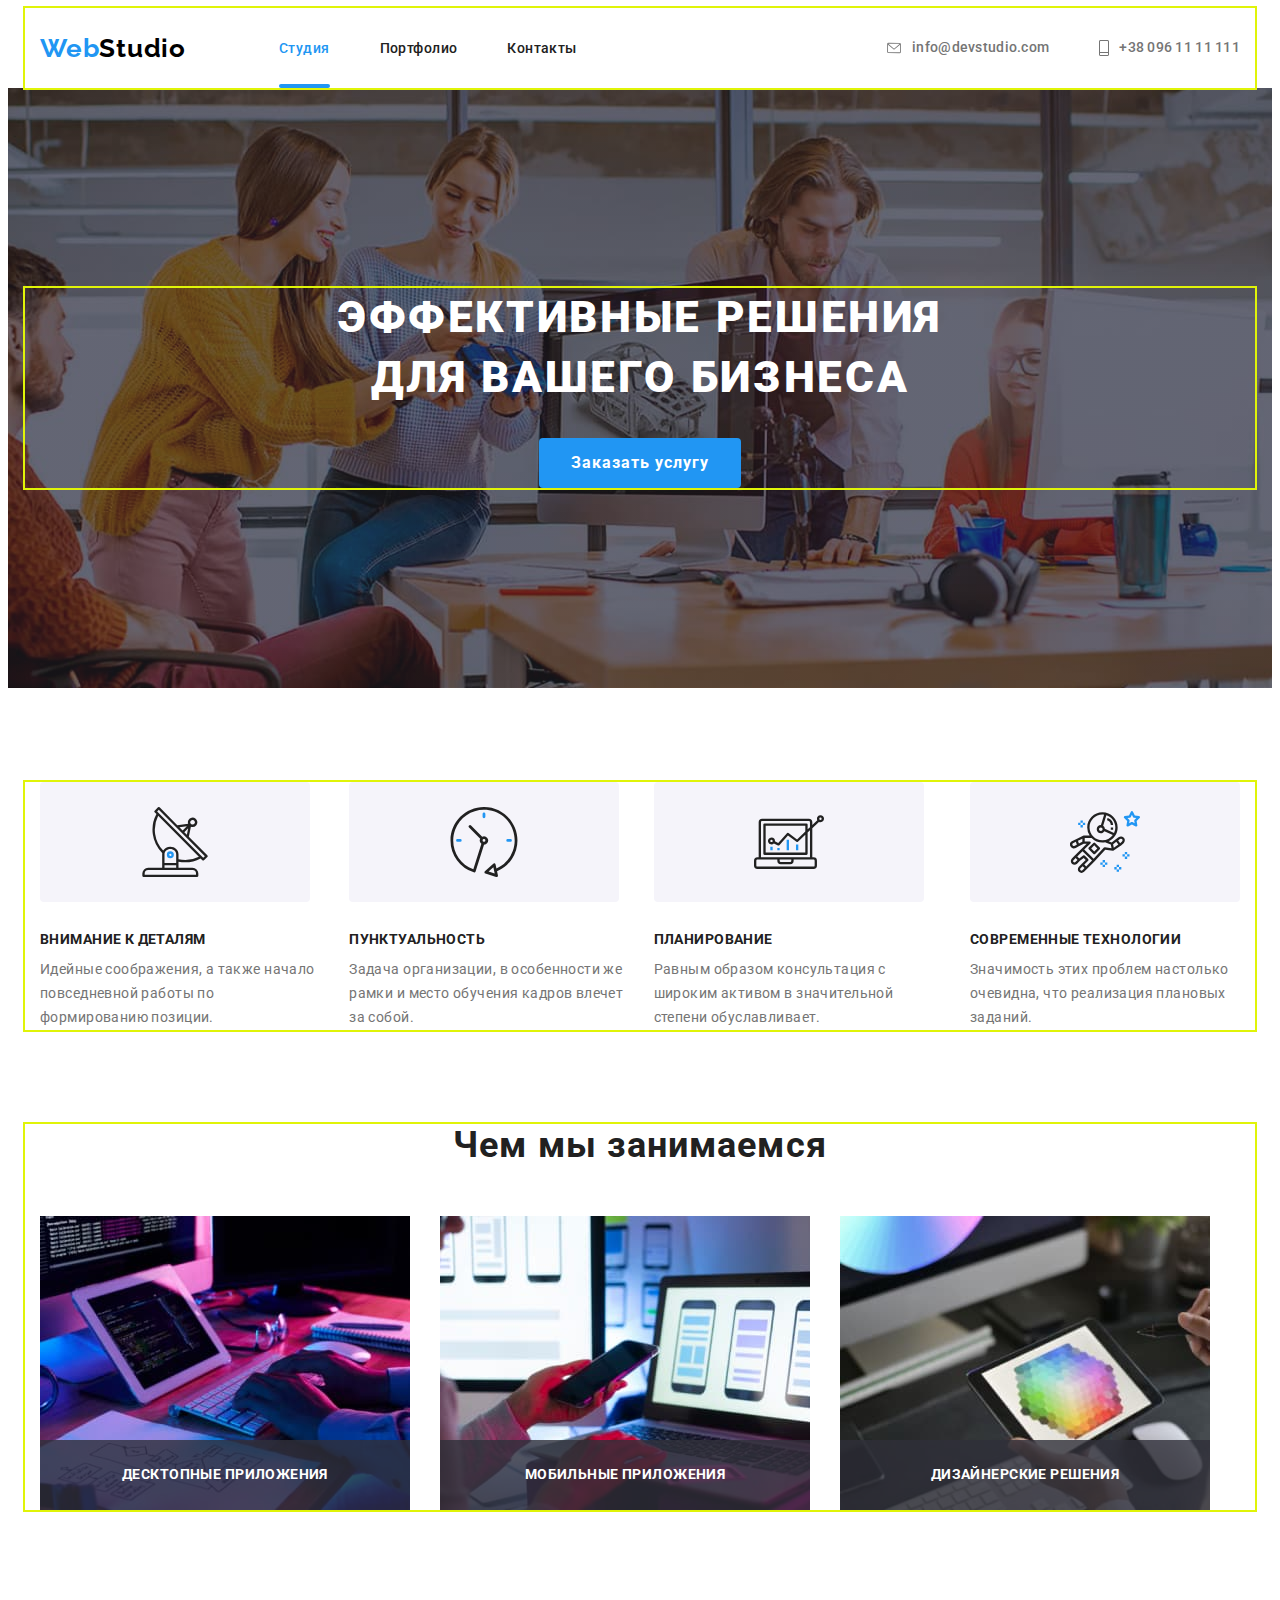
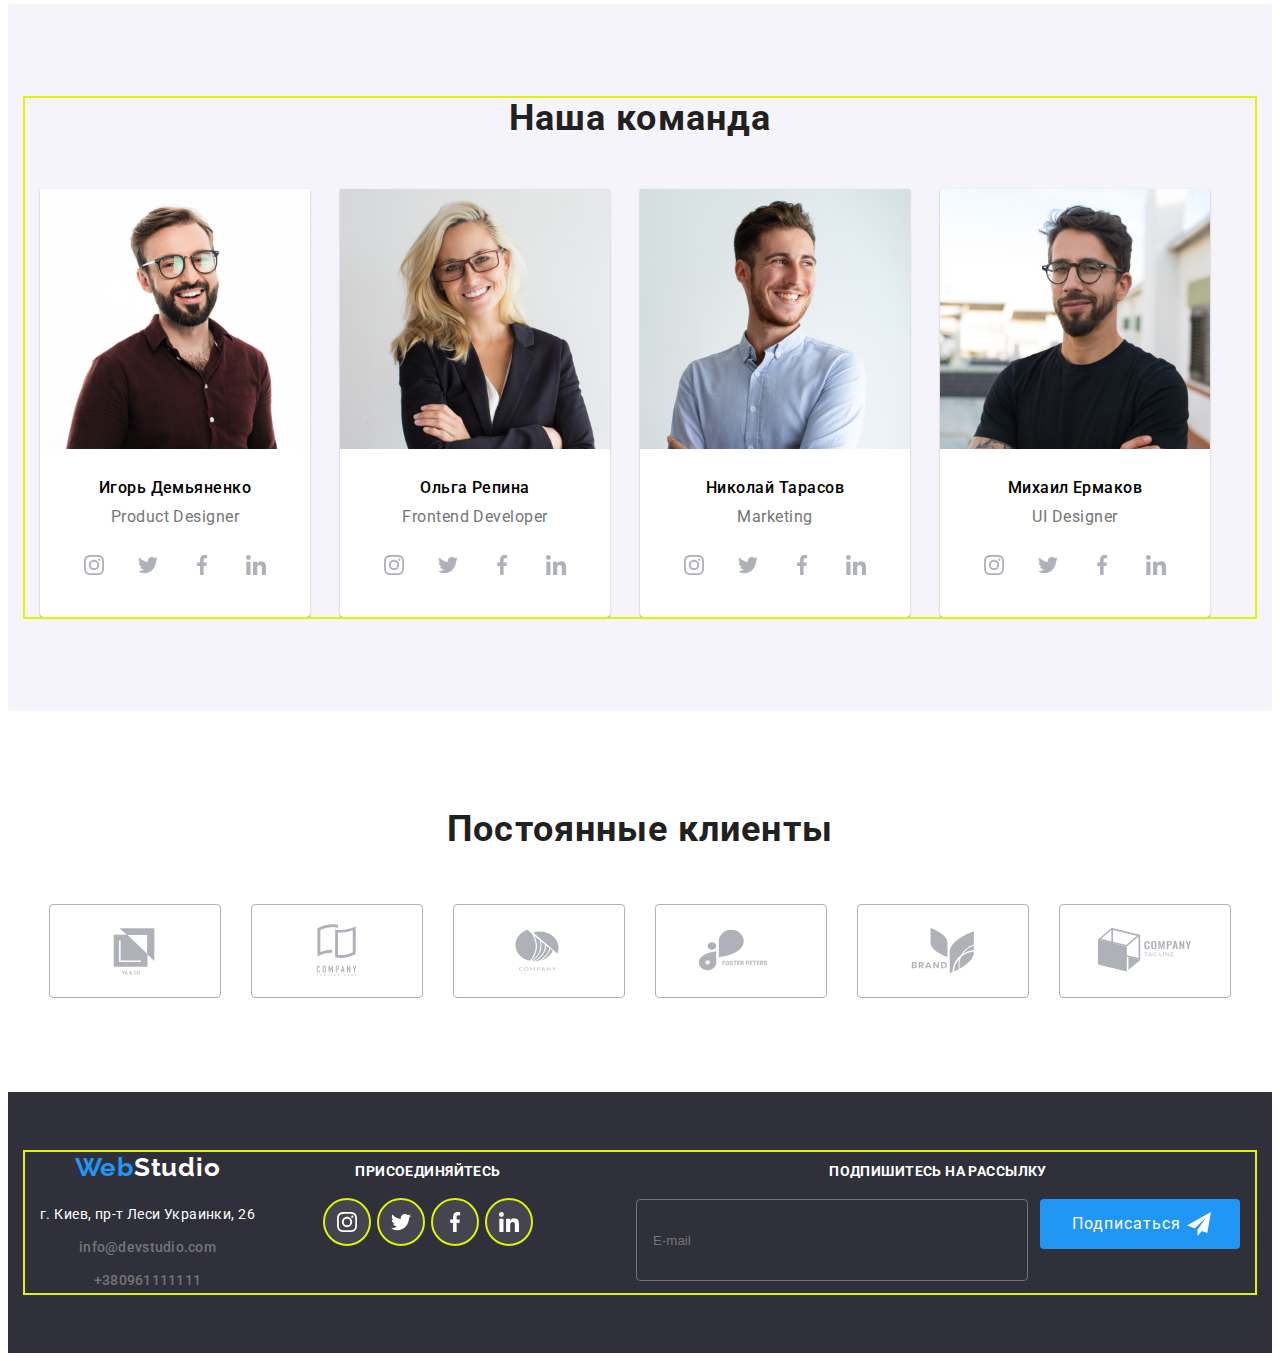
<file: index.html>
<!DOCTYPE html>
<html lang="ru">

<head>
  <link href="https://fonts.googleapis.com/css2?family=Raleway:wght@700&family=Roboto:wght@400;500;700;900&display=swap"
    rel="stylesheet" />
  <style>
    @import url('https://fonts.googleapis.com/css2?family=Raleway:wght@700&family=Roboto:wght@400;500;700;900&display=swap');
  </style>
  <meta charset="UTF-8" />
  <meta http-equiv="X-UA-Compatible" content="IE=edge" />
  <meta name="viewport" content="width=device-width, initial-scale=1.0" />
  <title>Document</title>
  <!--Normalize start-->
  <link rel="stylesheet" href="https://cdnjs.cloudflare.com/ajax/libs/modern-normalize/1.1.0/modern-normalize.min.css"
    integrity="sha512-wpPYUAdjBVSE4KJnH1VR1HeZfpl1ub8YT/NKx4PuQ5NmX2tKuGu6U/JRp5y+Y8XG2tV+wKQpNHVUX03MfMFn9Q=="
    crossorigin="anonymous" referrerpolicy="no-referrer" />
  <!--Normalize end-->
  <!--Custom stiles start-->
  <link rel="stylesheet" href="./css/main.min.css">
  <!--  <link rel="stylesheet" href="./css/styles.css" />-->
  <!--Custon stiles end-->

</head>

<body data-page no-scroll>

  <!--site header-->
  <header class="header">
    <div class="header__ctr container">
      <nav class="nav">
        <a href="./index.html" class="nav__logo link"><span class="logo">Web</span>Studio </a>
        <ul class="nav__list list">
          <li class="nav__item">
            <a href="./index.html" class="nav__link current link">Студия</a>
          </li>
          <li class="nav__item">
            <a href="./portfolio.html" class="nav__link link">Портфолио</a>
          </li>
          <li class="nav__item"><a href="#" class="nav__link link">Контакты</a></li>
        </ul>
      </nav>
      <ul class="header__list list">
        <li class="header__item">
          <a class="header__adress link" href="mailto:info@devstudio.com">
            <svg class="header__icon" width="16" height="12">
              <use href="./images/icon-stile.svg#mail"></use>
            </svg>
            info@devstudio.com</a>
        </li>
        <li class="header__item">
          <a class="header__adress link" href="tel:+380961111111">
            <svg class="header__icon" width="10" height="16">
              <use href="./images/icon-stile.svg#tel"></use>
            </svg>
            +38 096 11 11 111</a>
        </li>
      </ul>
    </div>
  </header>
  <!--menu-->
  <main>
    <section class="business">
      <div class="business-ctr container">
        <h1 class="business__title">Эффективные решения для вашего бизнеса</h1>
        <button type="button" class="business__btn" data-modal-open>Заказать услугу</button>
      </div>
    </section>
    <!--our features-->
    <section class="features section">
      <div class="ftr-container container">
        <h2 class="visually-hidden">Наши особенности</h2>
        <ul class="features__list list">
          <li>
            <div class="features-block">
              <a class="features__link link" href="" target="_blank" rel="noopener noreferrer" aria-label="">
                <svg class="features-icon" width="70" height="70">
                  <use href="./images/icon-stile.svg#antenna"></use>
                </svg>
              </a>
              <h3 class="features__title">Внимание к деталям</h3>
              <p class="features__text">
                Идейные соображения, а также начало повседневной работы по формированию позиции.
              </p>
            </div>

          </li>
          <li>
            <div class="features-block">
              <a class="features__link link" href="" target="_blank" rel="noopener noreferrer" aria-label="">
                <svg class="features-icon" width="70" height="70">
                  <use href="./images/icon-stile.svg#clock"></use>
                </svg>
              </a>
              <h3 class="features__title">Пунктуальность</h3>
              <p class="features__text">
                Задача организации, в особенности же рамки и место обучения кадров влечет за собой.
              </p>
            </div>

          </li>
          <li>
            <div class="features-block">
              <a class="features__link link" href="" target="_blank" rel="noopener noreferrer" aria-label="">
                <svg class="features-icon" width="70px" height="70px">
                  <use href="./images/icon-stile.svg#diagram"></use>
                </svg>
              </a>
              <h3 class="features__title">Планирование</h3>
              <p class="features__text">
                Равным образом консультация с широким активом в значительной степени обуславливает.
              </p>
            </div>

          </li>
          <div class="features-block">
            <a class="features__link link" href="" target="_blank" rel="noopener noreferrer" aria-label="">
              <svg class="features-icon" width="70px" height="70px">
                <use href="./images/icon-stile.svg#astronaut"></use>
              </svg>
            </a>
            <h3 class="features__title">Современные технологии</h3>
            <p class="features__text">
              Значимость этих проблем настолько очевидна, что реализация плановых заданий.
            </p>
          </div>
        </ul>
      </div>
    </section>
    <section class="work section">
      <div class="work__container container">
        <h2 class="work__title">Чем мы занимаемся</h2>
        <ul class="work__list list">
          <li class="work__item">
            <img src="./images/box1.jpg" class="work-photo" alt="work examples" width="370" />
            <p class="work__text">Десктопные приложения</p>
          </li>
          <li class="work__item">
            <img src="./images/box2.jpg" class="work-photo" alt="work examples" width="370" />
            <p class="work__text">Мобильные приложения</p>
          </li>
          <li class="work__item">
            <img src="./images/box3.jpg" class="work-photo" alt="work examples" width="370" />
            <p class="work__text">Дизайнерские решения</p>
          </li>
        </ul>
      </div>
    </section>
    <!--command-->
    <section class="command section">
      <div class="command__container container">
        <h2 class="command__title">Наша команда</h2>
        <ul class="command__list list">
          <li class="command__link">
            <img class="command__photo" src="./images/img.jpg" alt="photo" width="270" />
            <div class="command__cmd">
              <h3 class="command__name">Игорь Демьяненко</h3>
              <p class="command__text">Product Designer</p>
              <ul class="command__socials list">
                <li>
                  <a class="command__socials-link link" href="" target="_blank" rel="noopener noreferrer"
                    aria-label="instagram">
                    <svg class="command__icon" width="20" height="20">
                      <use href="./images/icon-stile.svg#instagram"></use>
                    </svg>
                  </a>
                </li>
                <li>
                  <a class="command__socials-link link" href="" target="_blank" rel="noopener noreferrer"
                    aria-label="twitter">
                    <svg class="command__icon" width="20" height="20">
                      <use href="./images/icon-stile.svg#twitter"></use>
                    </svg>
                  </a>
                </li>
                <li>
                  <a class="command__socials-link link" href="" target="_blank" rel="noopener noreferrer"
                    aria-label="facebook">
                    <svg class="command__icon" width="20" height="20">
                      <use href="./images/icon-stile.svg#facebook"></use>
                    </svg>
                  </a>
                </li>
                <li>
                  <a class="command__socials-link link" href="" target="_blank" rel="noopener noreferrer"
                    aria-label="linkedin">
                    <svg class="command__icon" width="20" height="20">
                      <use href="./images/icon-stile.svg#linkedin"></use>
                    </svg>
                  </a>
                </li>
              </ul>
            </div>
          </li>
          <li class="command__link">
            <img class="command__photo" src="./images/img(1).jpg" alt="photo" width="270" />
            <div class="command__cmd">
              <h3 class="command__name">Ольга Репина</h3>
              <p class="command__text">Frontend Developer</p>
              <ul class="command__socials list">
                <li>
                  <a class="command__socials-link link" href="" target="_blank" rel="noopener noreferrer"
                    aria-label="instagram">
                    <svg class="command__icon" width="20" height="20">
                      <use href="./images/icon-stile.svg#instagram"></use>
                    </svg>
                  </a>
                </li>
                <li>
                  <a class="command__socials-link link" href="" target="_blank" rel="noopener noreferrer"
                    aria-label="twitter">
                    <svg class="command__icon" width="20" height="20">
                      <use href="./images/icon-stile.svg#twitter"></use>
                    </svg>
                  </a>
                </li>
                <li>
                  <a class="command__socials-link link" href="" target="_blank" rel="noopener noreferrer"
                    aria-label="facebook">
                    <svg class="command__icon" width="20" height="20">
                      <use href="./images/icon-stile.svg#facebook"></use>
                    </svg>
                  </a>
                </li>
                <li>
                  <a class="command__socials-link link" href="" target="_blank" rel="noopener noreferrer"
                    aria-label="linkedin">
                    <svg class="command__icon" width="20" height="20">
                      <use href="./images/icon-stile.svg#linkedin"></use>
                    </svg>
                  </a>
                </li>
              </ul>
            </div>
          </li>
          <li class="command__link">
            <img class="command__photo" src="./images/img(2).jpg" alt="photo" width="270" />
            <div class="command__cmd">
              <h3 class="command__name">Николай Тарасов</h3>
              <p class="command__text">Marketing</p>
              <ul class="command__socials list">
                <li>
                  <a class="command__socials-link link" href="" target="_blank" rel="noopener noreferrer"
                    aria-label="instagram">
                    <svg class="command__icon" width="20" height="20">
                      <use href="./images/icon-stile.svg#instagram"></use>
                    </svg>
                  </a>
                </li>
                <li>
                  <a class="command__socials-link link" href="" target="_blank" rel="noopener noreferrer"
                    aria-label="twitter">
                    <svg class="command__icon" width="20" height="20">
                      <use href="./images/icon-stile.svg#twitter"></use>
                    </svg>
                  </a>
                </li>
                <li>
                  <a class="command__socials-link link" href="" target="_blank" rel="noopener noreferrer"
                    aria-label="facebook">
                    <svg class="command__icon" width="20" height="20">
                      <use href="./images/icon-stile.svg#facebook"></use>
                    </svg>
                  </a>
                </li>
                <li>
                  <a class="command__socials-link link" href="" target="_blank" rel="noopener noreferrer"
                    aria-label="linkedin">
                    <svg class="command__icon" width="20" height="20">
                      <use href="./images/icon-stile.svg#linkedin"></use>
                    </svg>
                  </a>
                </li>
              </ul>
            </div>
          </li>
          <li class="command__link">
            <img class="command__photo" src="./images/img(3).jpg" alt="photo" width="270" />
            <div class="command__cmd">
              <h3 class="command__name">Михаил Ермаков</h3>
              <p class="command__text">UI Designer</p>
              <ul class="command__socials list">
                <li>
                  <a class="command__socials-link link" href="" target="_blank" rel="noopener noreferrer"
                    aria-label="instagram">
                    <svg class="command__icon" width="20" height="20">
                      <use href="./images/icon-stile.svg#instagram"></use>
                    </svg>
                  </a>
                </li>
                <li>
                  <a class="command__socials-link link" href="" target="_blank" rel="noopener noreferrer"
                    aria-label="twitter">
                    <svg class="command__icon" width="20" height="20">
                      <use href="./images/icon-stile.svg#twitter"></use>
                    </svg>
                  </a>
                </li>
                <li>
                  <a class="command__socials-link link" href="" target="_blank" rel="noopener noreferrer"
                    aria-label="facebook">
                    <svg class="command__icon" width="20" height="20">
                      <use href="./images/icon-stile.svg#facebook"></use>
                    </svg>
                  </a>
                </li>
                <li>
                  <a class="command__socials-link link" href="" target="_blank" rel="noopener noreferrer"
                    aria-label="linkedin">
                    <svg class="command__icon" width="20" height="20">
                      <use href="./images/icon-stile.svg#linkedin"></use>
                    </svg>
                  </a>
                </li>
              </ul>
            </div>
          </li>
        </ul>
      </div>
    </section>
    <!--Klient section-->
    <section class="klient section">
      <div class="klient__container">
        <h2 class="klient__fix">Постоянные клиенты</h2>
        <ul class="klient__list list">
          <li>
            <a class="klient__link link" href="" target="_blank" rel="noopener noreferrer" aria-label="">
              <svg class="klient__icon" width="106" height="60">
                <use href="./images/icon-stile.svg#logo"></use>
              </svg>
            </a>
          </li>
          <li>
            <a class="klient__link link" href="" target="_blank" rel="noopener noreferrer" aria-label="">
              <svg class="klient__icon" width="106" height="60">
                <use href="./images/icon-stile.svg#logo-1"></use>
              </svg>
            </a>
          </li>
          <li>
            <a class="klient__link link" href="" target="_blank" rel="noopener noreferrer" aria-label="">
              <svg class="klient__icon" width="106" height="60">
                <use href="./images/icon-stile.svg#logo-2"></use>
              </svg>
            </a>
          </li>
          <li>
            <a class="klient__link link" href="" target="_blank" rel="noopener noreferrer" aria-label="">
              <svg class="klient__icon" width="106" height="60">
                <use href="./images/icon-stile.svg#logo-3"></use>
              </svg>
            </a>
          </li>
          <li>
            <a class="klient__link link" href="" target="_blank" rel="noopener noreferrer" aria-label="">
              <svg class="klient__icon" width="106" height="60">
                <use href="./images/icon-stile.svg#logo-4"></use>
              </svg>
            </a>
          </li>
          <li>
            <a class="klient__link link" href="" target="_blank" rel="noopener noreferrer" aria-label="">
              <svg class="klient__icon" width="106" height="60">
                <use href="./images/icon-stile.svg#logo-5"></use>
              </svg>
            </a>
          </li>
        </ul>
      </div>
    </section>
  </main>
  <!--site footer-->
  <footer>
    <div class="footer__container container">
      <div class="footer__address">
        <a href="./index.html" class="footer__logo link"><span class="logo">Web</span>Studio</a>
        <address>
          <ul class="footer-auth-nav list">
            <li class="footer__item">
              <a href="https://goo.gl/maps/1xEYQ6vVZ9jPNZn68" class="footer__maps link" target="_blank"
                rel="noopener noreferrer" title="Карты Google">г. Киев, пр-т Леси Украинки, 26</a>
            </li>
            <li class="footer__item">
              <a href="mailto:info@devstudio.com" class="footer__adress link">info@devstudio.com</a>
            </li>
            <li class="footer__item">
              <a href="tel:+380961111111" class="footer__adress link">+380961111111</a>
            </li>
          </ul>
        </address>
      </div>
      <div class="footer__icon-container">
        <p class="footer__text">присоединяйтесь</p>
        <ul class="footer__list list">
          <li class="footer-item">
            <a class="footer__link link" href="#" target="_blank" rel="noopener noreferrer" aria-label="">
              <svg class="footer__icon" width="20" height="20">
                <use href="./images/icon-stile.svg#instagram"></use>
              </svg>
            </a>
          </li>
          <li class="footer-item">
            <a class="footer__link link" href="#" target="_blank" rel="noopener noreferrer" aria-label="">
              <svg class="footer__icon" width="20" height="20">
                <use href="./images/icon-stile.svg#twitter"></use>
              </svg>
            </a>
          </li>
          <li class="footer-item">
            <a class="footer__link link" href="#" target="_blank" rel="noopener noreferrer" aria-label="">
              <svg class="footer__icon" width="20" height="20">
                <use href="./images/icon-stile.svg#facebook"></use>
              </svg>
            </a>
          </li>
          <li class="footer-item">
            <a class="footer__link link" href="#" target="_blank" rel="noopener noreferrer" aria-label="">
              <svg class="footer__icon" width="20" height="20">
                <use href="./images/icon-stile.svg#linkedin"></use>
              </svg>
            </a>
          </li>
        </ul>
      </div>
      <div class="footer__mailing">
        <p class="footer__mailing-header">Подпишитесь на рассылку</p>
        <form class="footer__form">
          <div class="footer__mailing-list">
            <label class="footer__label" for="mailing-list"></label>
            <input class="footer__input" type="text" id="mailing-list" placeholder="E-mail" required />
            <div>
              <button class="footer__submit">Подписаться<svg class="footer__mailing-icon" width="24" height="24">
                  <use href="./images/icon-stile.svg#icon-send"></use>
                </svg></button>

            </div>
          </div>
        </form>
      </div>
    </div>
  </footer>
  <!--Modal window-->
  <div class="backdrop  is-hidden" data-modal>
    <div class="backdrop__modal">
      <button class="backdrop__btn" data-modal-close>
        <svg class="backdrop__icon" width="20" height="20">
          <use href="./images/icon-stile.svg#exit"></use>
        </svg>
      </button>
      <form name="backdrop__form" autocomplete="on">
        <p class="backdrop__header">Оставьте свои данные, мы вам перезвоним</p>

        <label class="backdrop__label" for="name">Имя</label>
        <div class="backdrop__form">
          <input class="backdrop__input" type="text" id="name" name="user-name" required />
          <svg class="backdrop__name" width="20" height="20">
            <use href="./images/icon-stile.svg#person-modal"></use>
          </svg>
        </div>

        <label class="backdrop__label" for="phone">Телефон</label>
        <div class="backdrop__form">
          <input class="backdrop__input" type="tel" id="phone" name="user-phone" required />
          <svg class="backdrop__name" width="20" height="20">
            <use href="./images/icon-stile.svg#phone-modal"></use>
          </svg>
        </div>

        <label class="backdrop__label" for="mail">Почта</label>
        <div class="backdrop__form">
          <input class="backdrop__input" type="email" id="mail" name="user-mail" required />
          <svg class="backdrop__name" width="20" height="20">
            <use href="./images/icon-stile.svg#email-modal"></use>
          </svg>
        </div>

        <label class="backdrop__label-comment" for="comment">Коментарий</label>
        <div class="backdrop__form-comment">
          <textarea name="comment" id="comment" rows="10" placeholder="Введите текст"></textarea>
        </div>

        <label class="backdrop__check option">
          <input class="check__input" type="checkbox" required />
          <span class="check__box"></span>

        </label>
        <div class="backdrop__option">
          <p>Соглашаюсь с рассылкой и принимаю</p>
          <a class="backdrop__agreement" href="#"> Условия договора</a>
        </div>
        <button class="backdrop__submit">Отправить</button>
      </form>
    </div>
  </div>
  <script src="./js/header-scroll.js"></script>
  <script src="./js/modal.js"></script>
</body>

</html>
</file>
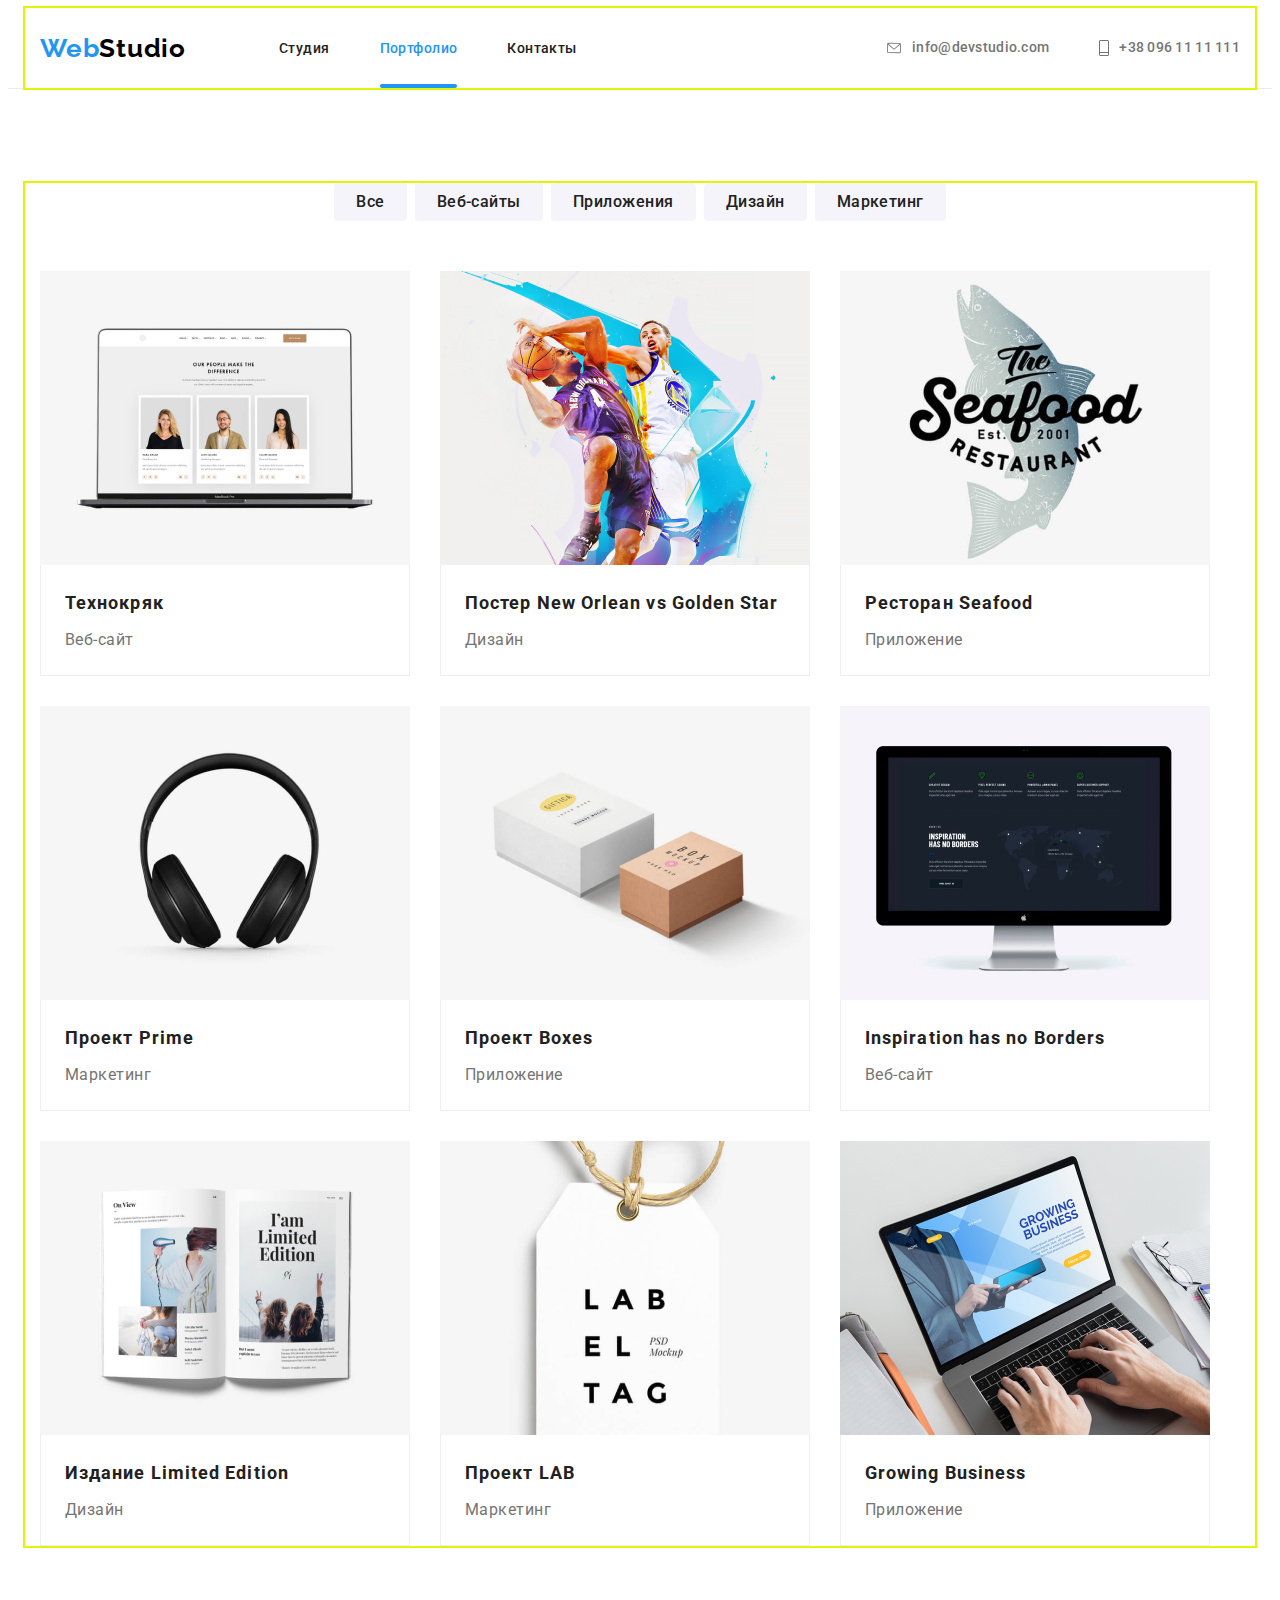
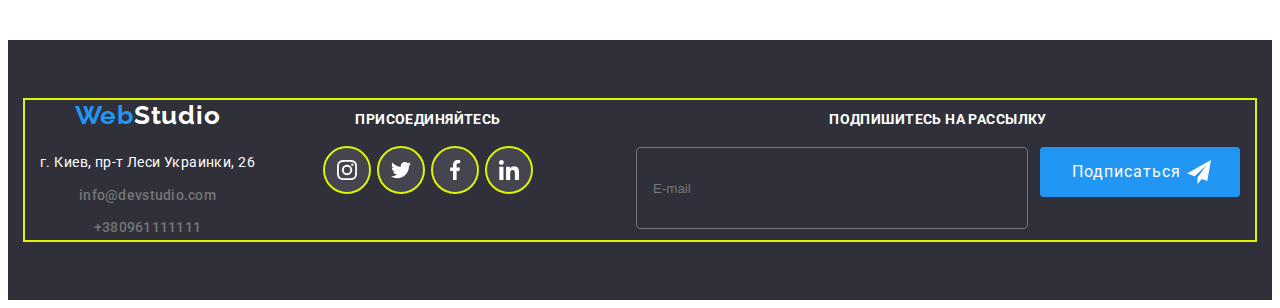
<file: portfolio.html>
<!DOCTYPE html>
<html lang="ru">

<head>
  <link href="https://fonts.googleapis.com/css2?family=Raleway:wght@700&family=Roboto:wght@400;500;700;900&display=swap"
    rel="stylesheet" />
  <style>
    @import url('https://fonts.googleapis.com/css2?family=Raleway:wght@700&family=Roboto:wght@400;500;700;900&display=swap');
  </style>
  <meta charset="UTF-8" />
  <meta http-equiv="X-UA-Compatible" content="IE=edge" />
  <meta name="viewport" content="width=device-width, initial-scale=1.0" />
  <title>Document</title>
  <!--Normalize start-->
  <link rel="stylesheet" href="https://cdnjs.cloudflare.com/ajax/libs/modern-normalize/1.1.0/modern-normalize.min.css"
    integrity="sha512-wpPYUAdjBVSE4KJnH1VR1HeZfpl1ub8YT/NKx4PuQ5NmX2tKuGu6U/JRp5y+Y8XG2tV+wKQpNHVUX03MfMFn9Q=="
    crossorigin="anonymous" referrerpolicy="no-referrer" />
  <!--Normalize end-->
  <!--Custom stiles start-->
  <link rel="stylesheet" href="./css/main.min.css">
  <!--<link rel="stylesheet" href="./css/styles.css" />-->
  <!--Custon stiles end-->

</head>

<body data-page no-scroll>

  <!--site header-->
  <header class="header-portfolio">
    <div class="header__ctr container">
      <nav class="nav">
        <a href="./index.html" class="nav__logo link"><span class="logo">Web</span>Studio </a>
        <ul class="nav__list list">
          <li class="nav__item">
            <a href="./index.html" class="nav__link link">Студия</a>
          </li>
          <li class="nav__item">
            <a href="./portfolio.html" class="nav__link current link">Портфолио</a>
          </li>
          <li class="nav__item"><a href="#" class="nav__link link">Контакты</a></li>
        </ul>
      </nav>
      <ul class="header__list list">
        <li class="header__item">
          <a class="header__adress link" href="mailto:info@devstudio.com">
            <svg class="header__icon" width="16" height="12">
              <use href="./images/icon-stile.svg#mail"></use>
            </svg>
            info@devstudio.com</a>
        </li>
        <li class="header__item">
          <a class="header__adress link" href="tel:+380961111111">
            <svg class="header__icon" width="10" height="16">
              <use href="./images/icon-stile.svg#tel"></use>
            </svg>
            +38 096 11 11 111</a>
        </li>
      </ul>
    </div>
  </header>
  <!--menu-->
  <main>
    <section class="working section">
      <div class="working__block container">
        <h1 class="visually-hidden">Навигация</h1>
        <ul class="working__list list">
          <li class="button-item">
            <button type="button" class="working__button-nav">Все</button>
          </li>
          <li class="button-item">
            <button type="button" class="working__button-nav">Веб-сайты</button>
          </li>
          <li class="button-item">
            <button type="button" class="working__button-nav">Приложения</button>
          </li>
          <li class="button-item">
            <button type="button" class="working__button-nav">Дизайн</button>
          </li>
          <li class="button-item">
            <button type="button" class="working__button-nav">Маркетинг</button>
          </li>
        </ul>
        <ul class="working__card list">
          <li>
            <a class="working__link link" href="#">
              <div class="working__overlay-box">
                <img src="./images/img1.jpg" alt="work examples" width="370" />
                <div class="working__overlay">
                  <p class="working__text">
                    Ресурс предлагает комплексные предложения с разным уровнем функционала и
                    сервисов. Все это позволит посетителю получить исчерпывающие сведения о
                    компании или частном лице.
                  </p>
                </div>
              </div>
              <div class="working__item">
                <h3 class="working__examples">Технокряк</h3>
                <p class="working__titles">Веб-сайт</p>
              </div>
            </a>
          </li>
          <li>
            <a href="#" class="working__link link">
              <div class="working__overlay-box">
                <img src="./images/img2.jpg" alt="work examples" width="370" />
                <div class="working__overlay">
                  <p class="working__text">
                    Ресурс предлагает комплексные предложения с разным уровнем функционала и
                    сервисов. Все это позволит посетителю получить исчерпывающие сведения о
                    компании или частном лице.
                  </p>
                </div>
              </div>
              <div class="working__item">
                <h3 class="working__examples">Постер New Orlean vs Golden Star</h3>
                <p class="working__titles">Дизайн</p>
              </div>
            </a>
          </li>
          <li>
            <a href="#" class="working__link link">
              <div class="working__overlay-box">
                <img src="./images/img3.jpg" alt="work examples" width="370" />
                <div class="working__overlay">
                  <p class="working__text">
                    Ресурс предлагает комплексные предложения с разным уровнем функционала и
                    сервисов. Все это позволит посетителю получить исчерпывающие сведения о
                    компании или частном лице.
                  </p>
                </div>
              </div>

              <div class="working__item">
                <h3 class="working__examples">Ресторан Seafood</h3>
                <p class="working__titles">Приложение</p>
              </div>
            </a>
          </li>
          <li>
            <a href="#" class="working__link link">
              <div class="working__overlay-box">
                <img src="./images/img4.jpg" alt="work examples" width="370" />
                <div class="working__overlay">
                  <p class="working__text">
                    Ресурс предлагает комплексные предложения с разным уровнем функционала и
                    сервисов. Все это позволит посетителю получить исчерпывающие сведения о
                    компании или частном лице.
                  </p>
                </div>
              </div>

              <div class="working__item">
                <h3 class="working__examples">Проект Prime</h3>
                <p class="working__titles">Маркетинг</p>
              </div>
            </a>
          </li>
          <li>
            <a href="#" class="working__link link">
              <div class="working__overlay-box">
                <img src="./images/img5.jpg" alt="work examples" width="370" />
                <div class="working__overlay">
                  <p class="working__text">
                    Ресурс предлагает комплексные предложения с разным уровнем функционала и
                    сервисов. Все это позволит посетителю получить исчерпывающие сведения о
                    компании или частном лице.
                  </p>
                </div>
              </div>

              <div class="working__item">
                <h3 class="working__examples">Проект Boxes</h3>
                <p class="working__titles">Приложение</p>
              </div>
            </a>
          </li>
          <li>
            <a href="#" class="working__link link">
              <div class="working__overlay-box">
                <img src="./images/img6.jpg" alt="work examples" width="370" />
                <div class="working__overlay">
                  <p class="working__text">
                    Ресурс предлагает комплексные предложения с разным уровнем функционала и
                    сервисов. Все это позволит посетителю получить исчерпывающие сведения о
                    компании или частном лице.
                  </p>
                </div>
              </div>

              <div class="working__item">
                <h3 class="working__examples">Inspiration has no Borders</h3>
                <p class="working__titles">Веб-сайт</p>
              </div>
            </a>
          </li>
          <li>
            <a href="#" class="working__link link">
              <div class="working__overlay-box">
                <img src="./images/img7.jpg" alt="work examples" width="370" />
                <div class="working__overlay">
                  <p class="working__text">
                    Ресурс предлагает комплексные предложения с разным уровнем функционала и
                    сервисов. Все это позволит посетителю получить исчерпывающие сведения о
                    компании или частном лице.
                  </p>
                </div>
              </div>

              <div class="working__item">
                <h3 class="working__examples">Издание Limited Edition</h3>
                <p class="working__titles">Дизайн</p>
              </div>
            </a>
          </li>
          <li>
            <a href="#" class="working__link link">
              <div class="working__overlay-box">
                <img src="./images/img8.jpg" alt="work examples" width="370" />
                <div class="working__overlay">
                  <p class="working__text">
                    Ресурс предлагает комплексные предложения с разным уровнем функционала и
                    сервисов. Все это позволит посетителю получить исчерпывающие сведения о
                    компании или частном лице.
                  </p>
                </div>
              </div>

              <div class="working__item">
                <h3 class="working__examples">Проект LAB</h3>
                <p class="working__titles">Маркетинг</p>
              </div>
            </a>
          </li>
          <li>
            <a href="#" class="working__link link">
              <div class="working__overlay-box">
                <img src="./images/img9.jpg" alt="work examples" width="370" />
                <div class="working__overlay">
                  <p class="working__text">
                    Ресурс предлагает комплексные предложения с разным уровнем функционала и
                    сервисов. Все это позволит посетителю получить исчерпывающие сведения о
                    компании или частном лице.
                  </p>
                </div>
              </div>

              <div class="working__item">
                <h3 class="working__examples">Growing Business</h3>
                <p class="working__titles">Приложение</p>
              </div>
            </a>
          </li>
        </ul>
      </div>
    </section>
  </main>
  <!--site footer-->
  <footer>
    <div class="footer__container container">
      <div class="footer__address">
        <a href="./index.html" class="footer__logo link"><span class="logo">Web</span>Studio</a>
        <address>
          <ul class="footer-auth-nav list">
            <li class="footer__item">
              <a href="https://goo.gl/maps/1xEYQ6vVZ9jPNZn68" class="footer__maps link" target="_blank"
                rel="noopener noreferrer" title="Карты Google">г. Киев, пр-т Леси Украинки, 26</a>
            </li>
            <li class="footer__item">
              <a href="mailto:info@devstudio.com" class="footer__adress link">info@devstudio.com</a>
            </li>
            <li class="footer__item">
              <a href="tel:+380961111111" class="footer__adress link">+380961111111</a>
            </li>
          </ul>
        </address>
      </div>
      <div class="footer__icon-container">
        <p class="footer__text">присоединяйтесь</p>
        <ul class="footer__list list">
          <li>
            <a class="footer__link link" href="#" target="_blank" rel="noopener noreferrer" aria-lbel="">
              <svg class="footer__icon" width="20" height="20">
                <use href="./images/icon-stile.svg#instagram"></use>
              </svg>
            </a>
          </li>
          <li>
            <a class="footer__link link" href="#" target="_blank" rel="noopener noreferrer" aria-lbel="">
              <svg class="footer__icon" width="20" height="20">
                <use href="./images/icon-stile.svg#twitter"></use>
              </svg>
            </a>
          </li>
          <li>
            <a class="footer__link link" href="#" target="_blank" rel="noopener noreferrer" aria-lbel="">
              <svg class="footer__icon" width="20" height="20">
                <use href="./images/icon-stile.svg#facebook"></use>
              </svg>
            </a>
          </li>
          <li>
            <a class="footer__link link" href="#" target="_blank" rel="noopener noreferrer" aria-lbel="">
              <svg class="footer__icon" width="20" height="20">
                <use href="./images/icon-stile.svg#linkedin"></use>
              </svg>
            </a>
          </li>
        </ul>
      </div>
      <div class="footer__mailing">
        <p class="footer__mailing-header">Подпишитесь на рассылку</p>
        <form class="footer__form">
          <div class="footer__mailing-list">
            <label class="footer__label" for="mailing-list"></label>
            <input class="footer__input" type="text" placeholder="E-mail" required />
            <div>
              <button class="footer__submit">Подписаться<svg class="footer__mailing-icon" width="24" height="24">
                  <use href="./images/icon-stile.svg#icon-send"></use>
                </svg></button>

            </div>
          </div>
        </form>
      </div>
    </div>
  </footer>
</body>

</html>
</file>
<file: css/styles.css>
/*:root {
  --color-text: #212121;
  --background-color: #2f303a;
  --color-accent: #757575;
  --color-blak: #000000;
  --color-title-second: #ffffff;
  --backround-title: #f5f4fa;
  --color-title: #ececec;
  --title-accent: #eeeeee;
  --color-logo: #2196f3;
  --background-color-btn: #118ce8;
  --transparency: #ffffff99;
  --color-icon-fix: #afb1b8;
}*/

/*body {
  font-family: roboto, sans-serif;
  background-color: var(--color-title-second);
  color: var(--color-text);
  font-size: 14px;
  letter-spacing: 0.03em;
}

.no-scroll {
  overflow: hidden;
}*/
/*
.container {
  outline: 2px solid rgb(224, 244, 8);
  width: 1200px;
  margin: 0 auto;
  padding: 0 15px;
}

/*.visually-hidden {
  position: absolute;
  white-space: nowrap;
  width: 1px;
  height: 1px;
  overflow: hidden;
  border: 0;
  padding: 0;
  clip: rect(0 0 0 0);
  clip-path: inset(50%);
  margin: -1px;
}
*/
/*******************Reset stile*******************/
/*,
h2,
h3,
h4,
h5,
h6,
p {
  margin: 0;
}

img {
  display: block;
  max-width: 100%;
  height: auto;
}

address {
  font-style: normal;
}*/

/*button {
  display: block;
  margin: 0 auto;
  font-family: roboto;
  cursor: pointer;
  border: none;
  border-radius: 4px;
}

/*section {
  padding-top: 94px;
  padding-bottom: 94px;
}*/

/*.link {
  text-decoration: none;
  color: inherits;
}

.list {
  list-style: none;
  padding-left: 0;
  margin: 0;
}*/

/*/////////навигация страницы//////////*/
/*---------------header----------------*/
/*.header__ctr.container {
  align-items: center;
  display: flex;
  padding-top: 32px;
  padding-bottom: 32px;
}

.nav {
  display: flex;
  align-items: center;
}

.nav__logo {
  margin-right: 93px;
  font-family: Raleway, sans-serif;
  font-weight: 700;
  font-size: 26px;
  line-height: 1.19;
  letter-spacing: 0.03em;
  color: var(--color-blak);
}

.logo {
  color: var(--color-logo);
}

/*****************site nav****************/
/*.nav__list {
  display: flex;
  gap: 50px;
  align-items: center;
}
.nav__list .link:hover,
.nav__list .link:focus {
  color: var(--color-logo);
}
.nav__list .current {
  color: var(--color-logo);
}

.nav__list .current::after {
  content: ' ';
  display: block;
  position: absolute;
  bottom: 0;
  left: 0;
  width: 100%;
  height: 4px;
  border-radius: 4px;
  background-color: var(--color-logo);
}

.nav__item {
  position: relative;
}
.nav__link {
  font-weight: 500;
  color: var(--color-text);
  transition: color 205ms cubic-bezier(0.4, 0, 0.2, 1);
}

/******************auth nav*******************/
/*.header__list {
  margin-left: auto;
  display: flex;
  align-items: center;
  gap: 50px;
}

.header__item {
  position: relative;
}
.header__adress {
  color: var(--color-accent);
  font-style: normal;
  font-weight: 500;
  font-size: 14px;
  line-height: 1.14;
  letter-spacing: 0.02em;
  transition: color 205ms cubic-bezier(0.4, 0, 0.2, 1);
}
.header__adress:hover,
.header__adress:focus {
  color: var(--color-logo);
}
.header-item .link {
  display: flex;
  align-items: center;
}

.header__icon {
  fill: currentColor;
  margin-right: 10px;
}

/*****************header end**************/

/*----------------business--------------*/
/*.business {
  padding: 200px 0;
  background-color: var(--background-color);
  background-image: linear-gradient(to right, rgba(47, 48, 58, 0.4), rgba(47, 48, 58, 0.4)),
    url(../images/Img10.jpg);
  background-position: center;
  background-repeat: no-repeat;
  background-size: cover;
  max-width: 1600px;
  max-height: 600px;
  margin: 0 auto;
}

.business__title {
  color: var(--color-title-second);
  font-weight: 900;
  font-size: 44px;
  width: 696px;
  line-height: 1.36;
  letter-spacing: 0.06em;

  margin: 0 auto;
  margin-bottom: 30px;

  text-transform: uppercase;
  text-align: center;
}

.business__title:hover,
.business__title:focus {
  color: var(--color-title-second);
}

/******************button *******************/

/*.business__btn {
  color: var(--color-title-second);
  background-color: var(--color-logo);
  font-weight: 700;
  font-size: 16px;
  line-height: 1.88;
  letter-spacing: 0.06em;
  padding: 10px 32px;
  transition: background-color 250ms cubic-bezier(0.4, 0, 0.2, 1);
}

.business__btn:hover,
.business__btn:focus {
  background-color: #118ce8;
  color: var(--color-title-second);
}

/*****************business end****************/

/******************our features***************/

/*.ftr-container .container {
  padding-top: 94px;
  padding-bottom: 94px;
}

.features__list {
  display: flex;
  align-items: center;
  justify-items: center;
  gap: 30px;
}

.features__link {
  display: flex;
  background-color: var(--color-title-second);
  box-sizing: border-box;
  width: 270px;
  height: 120px;
  border-radius: 4px;
  align-items: center;
  justify-content: center;
  background-color: var(--backround-title);
  margin-bottom: 30px;
}

.features__title {
  margin-bottom: 10px;
  color: var(--color-text);
  font-family: 'Roboto';
  font-style: normal;
  font-weight: 700;
  font-size: 14px;
  line-height: 1.14;
  letter-spacing: 0.03em;
  text-transform: uppercase;
}

.features__text {
  color: var(--color-accent);
  font-family: 'Roboto';
  font-style: normal;
  font-weight: 400;
  font-size: 14px;
  line-height: 1.71;
  letter-spacing: 0.03em;
}

/***************our features and**************/

/*********************Work********************/
/*.work {
  padding-top: 0;
}

.work__container .container {
  display: block;
}

.work__title {
  color: var(--color-text);
  font-family: 'Roboto';
  padding: 0;
  margin-bottom: 50px;
  font-weight: 700;
  font-size: 36px;
  line-height: 1.17;
  text-align: center;
  letter-spacing: 0.03em;
}

.work__list {
  display: flex;
  gap: 30px;
}

.work__item {
  position: relative;
}

.work__text {
  font-weight: 700;

  line-height: 1.14;

  color: var(--color-title-second);
  display: flex;
  align-items: center;
  justify-content: center;
  left: 0;
  bottom: 0;
  width: 370px;
  height: 70px;
  position: absolute;
  background-color: rgba(47, 48, 58, 0.8);

  text-transform: uppercase;
}

/*********************Work end********************/

/********************Command**********************/
/*.command {
  background-color: var(--backround-title);
}

.command__title {
  margin-bottom: 50px;
  color: var(--color-text);
  font-weight: 700;
  font-size: 36px;
  line-height: 1.16;
  text-align: center;
  letter-spacing: 0.03em;
}

.command__list {
  display: flex;
  gap: 30px;
}

.command__link {
  background: var(--color-title-second);
  box-shadow: 0px 1px 3px rgba(0, 0, 0, 0.12), 0px 1px 1px rgba(0, 0, 0, 0.14),
    0px 2px 1px rgba(0, 0, 0, 0.2);
  border-radius: 0px 0px 4px 4px;
}

.command__name {
  margin-bottom: 10px;
  color: var(--color-blak);
  font-weight: 500;
  font-size: 16px;
  line-height: 1.18;
  text-align: center;
  letter-spacing: 0.03em;
}

.command__text {
  margin-bottom: 16px;
  color: var(--color-accent);
  font-family: 'Roboto';
  font-weight: 400;
  font-size: 16px;
  line-height: 1.18;
  text-align: center;
  letter-spacing: 0.03em;
}

.command__cmd {
  padding-top: 30px;
  padding-bottom: 30px;
}

/*************************Socials icon*****************/
/*.command__socials {
  display: flex;
  justify-content: center;
  gap: 10px;
}

.command__socials-link {
  display: flex;
  width: 44px;
  height: 44px;
  color: var(--color-icon-fix);
  border-radius: 50%;
  align-items: center;
  justify-content: center;
  transition: color 250ms cubic-bezier(0.4, 0, 0.2, 1),
    background-color 250ms cubic-bezier(0.4, 0, 0.2, 1);
}

.command__icon {
  fill: currentColor;
}

.command__socials-link:focus,
.command__socials-link:hover {
  background-color: var(--color-logo);
  color: var(--backround-title);
}

/*******************Command end********************/
/*--------------------Klient----------------------*/
/*.klient {
  background-color: var(--color-title-second);
}

.klient__fix {
  color: var(--color-text);
  font-weight: 700;
  font-size: 36px;
  line-height: 1.36;
  text-align: center;
  letter-spacing: 0.03em;
  margin-bottom: 50px;
}

.klient__list {
  display: flex;
  align-items: center;
  justify-content: center;
  gap: 30px;
}

.klient__link {
  display: flex;
  color: var(--color-icon-fix);
  width: 170px;
  height: 92px;
  border: 1px solid var(--color-icon-fix);
  border-radius: 4px;
  align-items: center;
  justify-content: center;
  transition: color 250ms cubic-bezier(0.4, 0, 0.2, 1), border 250ms cubic-bezier(0.4, 0, 0.2, 1);
}

.klient__icon {
  fill: currentColor;
}

.klient__link:hover,
.klient__link:focus {
  color: var(--color-logo);
  border: 1px solid var(--color-logo);
}

/*******************Klient end*********************/
/*--------------------footer----------------------*/
/*footer {
  background-color: var(--background-color);
  padding-top: 60px;
  padding-bottom: 60px;
}

.footer__container {
  display: flex;
  align-items: baseline;
}

.footer__address {
  margin-right: 70px;
}

.footer__logo {
  font-family: Raleway, sans-serif;
  font-weight: 700;
  font-size: 26px;
  line-height: 1.19;
  letter-spacing: 0.03em;
  color: var(--color-title-second);
  display: block;
  margin-bottom: 20px;
}

.footer__item:not(:last-child) {
  margin-bottom: 9px;
}

.footer__maps:hover,
.footer__maps:focus {
  color: var(--background-color-btn);
}

.footer__maps {
  color: #ffffff;
  font-weight: 400;
  font-size: 14px;
  line-height: 1.71;
  letter-spacing: 0.03em;
  transition: color 250ms cubic-bezier(0.4, 0, 0.2, 1);
}

.footer__adress {
  color: #757575;
  font-weight: 500;
  font-size: 14px;
  line-height: 1.71;
  letter-spacing: 0.02em;
  transition: color 250ms cubic-bezier(0.4, 0, 0.2, 1);
}

.footer__adress:hover,
.footer__adress:focus {
  color: var(--background-color-btn);
}
/*******************Footer icons*********************/
/*.footer__icon-container {
  margin-right: auto;
}

.footer__text {
  font-weight: 700;
  font-size: 14px;
  line-height: 1.14;
  letter-spacing: 0.03em;
  text-transform: uppercase;
  color: var(--color-title-second);
  margin-bottom: 20px;
}

.footer__list {
  display: flex;
  gap: 10px;
}

.footer__link {
  display: flex;
  width: 44px;
  height: 44px;
  color: var(--color-title-second);
  border-radius: 50%;
  align-items: center;
  justify-content: center;
  outline: 2px solid #e0f408;
  background-color: #ffffff1a;
  transition: background-color 250ms cubic-bezier(0.4, 0, 0.2, 1);
}

.footer__link:hover,
.footer__link:focus {
  background-color: var(--color-logo);
}

.footer__icon {
  fill: currentColor;
}
/**************footer-mailing-list*****************/

/*.footer__mailing-header {
  margin-bottom: 20px;
  color: var(--color-title-second);
  font-weight: 700;
  font-size: 14px;
  line-height: 1.17;
  letter-spacing: 0.03em;
  text-transform: uppercase;
}
.footer__mailing-list {
  display: flex;
}

.footer__input {
  width: 358px;
  height: 50px;
  margin-right: 12px;
  border-radius: 4px;
  background-color: transparent;
  border-radius: 4px;
  border: solid 1px var(--color-accent);
  padding: 15px 16px;
  color: var(--color-title-second);
}
.footer__submit:hover,
.footer__submit:focus {
  background-color: #118ce8;
  color: var(--color-title-second);
}
.footer__submit {
  position: relative;
  color: var(--color-title-second);
  background-color: var(--color-logo);
  text-align: left;
  width: 200px;
  height: 50px;
  font-size: 16px;
  line-height: 1.88;
  letter-spacing: 0.06em;
  padding: 10px 32px;
  transition: background-color 250ms cubic-bezier(0.4, 0, 0.2, 1);
}
.footer__mailing-icon {
  right: 29px;
  top: 13px;
  position: absolute;
  fill: var(--color-title-second);
}
/*********************footer end**********************/
/*******************Modal window*********************/
/*.backdrop {
  position: fixed;
  top: 0;
  left: 0;
  width: 100%;
  height: 100%;
  background-color: rgba(0, 0, 0, 0.2);
  z-index: 1000;
  opacity: 1;
  visibility: visible;
  display: flex;
  align-items: center;
  justify-content: center;
  transition: opacity 250ms cubic-bezier(0.4, 0, 0.2, 1);
}

.backdrop.is-hidden {
  opacity: 0;
  pointer-events: none;
}

.backdrop__modal {
  padding: 39px;
  position: absolute;
  top: 50%;
  left: 50%;
  transform: translate(-50%, -50%) scale(1) rotate(0);
  width: 528px;
  height: 581px;
  border-radius: 4px;
  background-color: var(--color-title-second);
  opacity: 1;
  transition: transform 400ms ease-in-out 200ms, opacity 200ms ease-in-out 200ms;
}
.backdrop__btn:hover,
.backdrop__btn:focus {
  fill: var(--background-color-btn);
}
.backdrop__btn {
  position: absolute;
  top: 10px;
  right: 10px;
  width: 30px;
  height: 30px;
  border-radius: 50px;
  border: solid 1px var(--color-icon-fix);
  background-color: transparent;
  padding: 0;
  transition: fill 250ms cubic-bezier(0.4, 0, 0.2, 1);
  display: flex;
  align-items: center;
  justify-content: center;
  cursor: pointer;
}
/*****************modal form***********************/
/*.backdrop__header {
  font-weight: 700;
  font-size: 20px;
  line-height: 1.15;
  color: var(--color-text);
  margin-bottom: 12px;
}

.backdrop__form {
  position: relative;
  display: flex;
  flex-direction: column;
  margin-bottom: 10px;
}
.backdrop__form:focus-within .form-input,
.backdrop__form:hover .form-input {
  border: solid 1px var(--background-color-btn);
}
.backdrop__form:focus-within .backdrop__name,
.backdrop__form:hover .backdrop__name {
  fill: var(--background-color-btn);
}
.backdrop__name {
  position: absolute;
  top: 11px;
  left: 12px;
  width: 18px;
  height: 18px;
  transition: fill 250ms cubic-bezier(0.4, 0, 0.2, 1);
}

.backdrop__label {
  display: block;
  margin-bottom: 4px;
  font-size: 12px;
  line-height: 1.14;
  letter-spacing: 0.01em;
  color: var(--color-accent);
}
.backdrop__input {
  border-radius: 4px;
  border: solid 1px rgba(33, 33, 33, 0.2);
  border-color: transparent;
  border-color: var(--color-icon-fix);
  height: 40px;
  top: 0;
  left: 0;
  padding-left: 42px;
  width: 100%;
  display: inline-block;
  outline: none;
  transition: border-color 250ms cubic-bezier(0.4, 0, 0.2, 1);
}

.backdrop__form-comment {
  position: relative;
  display: flex;
  flex-direction: column;
  margin-bottom: 20px;
}
.backdrop__label-comment {
  display: block;
  margin-bottom: 4px;
  font-size: 12px;
  line-height: 1.7;
  letter-spacing: 0.01em;
  color: var(--color-accent);
}
textarea {
  resize: none;
  width: 100%;
  padding: 12px 16px;
  border-radius: 4px;
  border: solid 1px rgba(33, 33, 33, 0.2);

  height: 120px;
  outline: none;
  transition: border-color 250ms cubic-bezier(0.4, 0, 0.2, 1);
}
textarea:focus,
textarea:hover {
  border: solid 1px var(--background-color-btn);
}
textarea::placeholder {
  color: rgba(117, 117, 117, 0.5);
}

.backdrop__option {
  display: flex;
  justify-content: center;
}
.backdrop__submit {
  color: var(--color-title-second);
  background-color: var(--color-logo);
  font-weight: 700;
  width: 200px;
  height: 50px;
  font-size: 16px;
  line-height: 1.88;
  letter-spacing: 0.06em;
  padding: 10px 32px;
  transition: background-color 250ms cubic-bezier(0.4, 0, 0.2, 1);
}
/*********************check box***********************/
/*.backdrop__agreement {
  color: var(--background-color-btn);
}

.option {
  display: block;
  margin-bottom: 30px;
}

.backdrop__check {
  position: relative;
}

.check__input {
  position: absolute;
  clip: rect(0 0 0 0);
  width: 1px;
  height: 1px;
  margin: -1px;
}

.check__box {
  left: 15px;
  position: absolute;
  margin-top: 0.1em;
  margin-left: -1em;
  width: 16px;
  height: 15px;
  overflow: hidden;
  border-radius: 0.05em;
  background-color: white;
  background-repeat: no-repeat;
  background-position: 50% 50%;
  box-shadow: 0 0 0 0.1em #4a90e2;
}

.check__input:checked + .check__box {
  background-color: #4a90e2;
  background-image: url(../images/iconcheck.png);
}

.check__input:focus + .check__box {
  box-shadow: 0 0 0 0.1em #4a90e2, 0 0 0 0.2em #7ed321;
}

.check__input:disabled + .check__box {
  box-shadow: 0 0 0 0.1em #9b9b9b;
}

.check__input:checked:disabled + .check__box {
  background-color: #9b9b9b;
}
/*----------------Стили для портфолио----------------*/
/*----------------working container------------------*/
/*
.header-portfolio {
  border-bottom: solid 1px;
  color: var(--color-title);
}

.working__block .container {
  padding-top: 94px;
  padding-bottom: 94px;
}

.working__list {
  display: flex;
  justify-content: center;
  margin-bottom: 50px;
  gap: 8px;
}

.working__button-nav {
  color: var(--color-text);
  background-color: var(--backround-title);
  font-style: medium;
  font-weight: 500;
  font-size: 16px;
  line-height: 1.62;
  letter-spacing: 0.03em;
  padding: 6px 22px;
  transition: color 250ms cubic-bezier(0.4, 0, 0.2, 1),
    background-color cubic-bezier(0.4, 0, 0.2, 1), box-shadow cubic-bezier(0.4, 0, 0.2, 1);
  transition: color 250ms cubic-bezier(0.4, 0, 0.2, 1),
    background-color 250ms cubic-bezier(0.4, 0, 0.2, 1),
    box-shadow 250ms cubic-bezier(0.4, 0, 0.2, 1);
}

.working__button-nav:hover,
.working__button-nav:focus {
  color: var(--color-title-second);
  background-color: var(--color-logo);
  box-shadow: 0px 4px 4px rgba(0, 0, 0, 0.25), 0px 4px 4px rgba(0, 0, 0, 0.25);
}

.working__card {
  display: flex;
  flex-wrap: wrap;
  gap: 30px;
}

.working__item {
  position: relative;
  overflow: hidden;
  padding: 20px 24px;
  border: 1px solid var(--title-accent);
  border-top: 0;
  background-color: var(--color-title-second);
}

.working__link {
  display: block;
  transition: box-shadow 250ms cubic-bezier(0.4, 0, 0.2, 1);
}

.working__link:hover,
.working__link:focus {
  box-shadow: 0px 1px 1px rgba(0, 0, 0, 0.12), 0px 4px 4px rgba(0, 0, 0, 0.06),
    1px 4px 6px rgba(0, 0, 0, 0.16);
}

.working__examples {
  color: var(--color-text);
  font-weight: 700;
  font-size: 18px;
  line-height: 2;
  letter-spacing: 0.06em;
}

.working__titles {
  margin-top: 4px;
  color: var(--color-accent);
  font-weight: 400;
  font-size: 16px;
  line-height: 1.87;
  letter-spacing: 0.03em;
}
.working__overlay-box {
  position: relative;
  overflow: hidden;
}
.working__link:hover .working__overlay,
.working__link:focus .working__overlay {
  transform: translateY(0);
}

.working__overlay {
  position: absolute;
  top: 0;
  left: 0;
  width: 100%;
  height: 100%;
  background-color: rgba(33, 150, 243, 0.9);
  transform: translateY(100%);
  transition: transform 250ms cubic-bezier(0.4, 0, 0.2, 1);
}

.working__text {
  padding: 63px 24px;
  font-style: normal;
  font-weight: normal;
  font-size: 18px;
  line-height: 1.55;
  color: rgba(255, 255, 255, 1);
  text-align: left;
  letter-spacing: 0.03em;
}

/*****************working container end*******************/
/****************Стили для портфолио end******************/
</file>
<file: css/main.min.css>
:root{--color-text: #212121;--background-color: #2f303a;--color-accent: #757575;--color-blak: #000000;--color-title-second: #ffffff;--backround-title: #f5f4fa;--color-title: #ececec;--title-accent: #eeeeee;--color-logo: #2196f3;--background-color-btn: #118ce8;--transparency: #ffffff99;--color-icon-fix: #afb1b8}.visually-hidden{position:absolute;white-space:nowrap;width:1px;height:1px;overflow:hidden;border:0;padding:0;clip:rect(0 0 0 0);-webkit-clip-path:inset(50%);clip-path:inset(50%);margin:-1px}body{font-family:roboto,sans-serif;background-color:var(--color-title-second);color:var(--color-text);font-size:14px;letter-spacing:.03em}.no-scroll{overflow:hidden}h1,h2,h3,h4,h5,h6,p{margin:0}.link{text-decoration:none;color:inherits}.list{list-style:none;padding-left:0;margin:0}img{display:block;max-width:100%;height:auto}address{font-style:normal}button{display:block;margin:0 auto;font-family:roboto;cursor:pointer;border:none;border-radius:4px}.container{outline:2px solid #e0f408;margin:0 auto;padding:0 15px}@media screen and (min-width: 480px){.container{width:450px}}@media screen and (min-width: 768px){.container{width:738px}}@media screen and (min-width: 1200px){.container{width:1200px}}section{padding-top:94px;padding-bottom:94px}.backdrop{position:fixed;top:0;left:0;width:100%;height:100%;background-color:rgba(0,0,0,.2);z-index:1000;opacity:1;visibility:visible;display:-webkit-box;display:-ms-flexbox;display:flex;-webkit-box-align:center;-ms-flex-align:center;align-items:center;-webkit-box-pack:center;-ms-flex-pack:center;justify-content:center;-webkit-transition:opacity 250ms cubic-bezier(0.4, 0, 0.2, 1);transition:opacity 250ms cubic-bezier(0.4, 0, 0.2, 1)}.backdrop.is-hidden{opacity:0;pointer-events:none}.backdrop__modal{padding:39px;position:absolute;top:50%;left:50%;-webkit-transform:translate(-50%, -50%) scale(1) rotate(0);transform:translate(-50%, -50%) scale(1) rotate(0);width:528px;height:581px;border-radius:4px;background-color:var(--color-title-second);opacity:1;-webkit-transition:opacity 200ms ease-in-out 200ms,-webkit-transform 400ms ease-in-out 200ms;transition:opacity 200ms ease-in-out 200ms,-webkit-transform 400ms ease-in-out 200ms;transition:transform 400ms ease-in-out 200ms,opacity 200ms ease-in-out 200ms;transition:transform 400ms ease-in-out 200ms,opacity 200ms ease-in-out 200ms,-webkit-transform 400ms ease-in-out 200ms}.backdrop__btn{position:absolute;top:10px;right:10px;width:30px;height:30px;border-radius:50px;border:solid 1px var(--color-icon-fix);background-color:rgba(0,0,0,0);padding:0;-webkit-transition:fill 250ms cubic-bezier(0.4, 0, 0.2, 1);transition:fill 250ms cubic-bezier(0.4, 0, 0.2, 1);display:-webkit-box;display:-ms-flexbox;display:flex;-webkit-box-align:center;-ms-flex-align:center;align-items:center;-webkit-box-pack:center;-ms-flex-pack:center;justify-content:center;cursor:pointer}.backdrop__btn:hover,.backdrop__btn:focus{fill:var(--background-color-btn)}.backdrop__header{font-weight:700;font-size:20px;line-height:1.15;color:var(--color-text);margin-bottom:12px}.backdrop__form{position:relative;display:-webkit-box;display:-ms-flexbox;display:flex;-webkit-box-orient:vertical;-webkit-box-direction:normal;-ms-flex-direction:column;flex-direction:column;margin-bottom:10px}.backdrop__form:focus-within .backdrop__input,.backdrop__form:hover .backdrop__input{border:solid 1px var(--background-color-btn)}.backdrop__form:focus-within .backdrop__name,.backdrop__form:hover .backdrop__name{fill:var(--background-color-btn)}.backdrop__name{position:absolute;top:11px;left:12px;width:18px;height:18px;-webkit-transition:fill 250ms cubic-bezier(0.4, 0, 0.2, 1);transition:fill 250ms cubic-bezier(0.4, 0, 0.2, 1)}.backdrop__label{display:block;margin-bottom:4px;font-size:12px;line-height:1.14;letter-spacing:.01em;color:var(--color-accent)}.backdrop__input{border-radius:4px;border:solid 1px rgba(33,33,33,.2);border-color:rgba(0,0,0,0);border-color:var(--color-icon-fix);height:40px;top:0;left:0;padding-left:42px;width:100%;display:inline-block;outline:none;-webkit-transition:border-color 250ms cubic-bezier(0.4, 0, 0.2, 1);transition:border-color 250ms cubic-bezier(0.4, 0, 0.2, 1)}.backdrop__form-comment{position:relative;display:-webkit-box;display:-ms-flexbox;display:flex;-webkit-box-orient:vertical;-webkit-box-direction:normal;-ms-flex-direction:column;flex-direction:column;margin-bottom:20px}.backdrop__label-comment{display:block;margin-bottom:4px;font-size:12px;line-height:1.7;letter-spacing:.01em;color:var(--color-accent)}textarea{resize:none;width:100%;padding:12px 16px;border-radius:4px;border:solid 1px rgba(33,33,33,.2);height:120px;outline:none;-webkit-transition:border-color 250ms cubic-bezier(0.4, 0, 0.2, 1);transition:border-color 250ms cubic-bezier(0.4, 0, 0.2, 1)}textarea:focus,textarea:hover{border:solid 1px var(--background-color-btn)}textarea::-webkit-input-placeholder{color:rgba(117,117,117,.5)}textarea::-moz-placeholder{color:rgba(117,117,117,.5)}textarea:-ms-input-placeholder{color:rgba(117,117,117,.5)}textarea::-ms-input-placeholder{color:rgba(117,117,117,.5)}textarea::placeholder{color:rgba(117,117,117,.5)}.backdrop__submit{color:var(--color-title-second);background-color:var(--color-logo);font-weight:700;width:200px;height:50px;font-size:16px;line-height:1.88;letter-spacing:.06em;padding:10px 32px;margin-top:20px;-webkit-transition:background-color 250ms cubic-bezier(0.4, 0, 0.2, 1);transition:background-color 250ms cubic-bezier(0.4, 0, 0.2, 1)}.backdrop__agreement{color:var(--background-color-btn)}.backdrop__option{display:-webkit-box;display:-ms-flexbox;display:flex;-webkit-box-pack:center;-ms-flex-pack:center;justify-content:center;gap:4px}.option{display:block;margin-bottom:30px}.backdrop__check{position:relative}.check__input{position:absolute;clip:rect(0 0 0 0);width:1px;height:1px;margin:-1px}.check__box{left:15px;position:absolute;margin-top:8px;margin-left:-1em;width:16px;height:15px;overflow:hidden;border-radius:.05em;background-color:#fff;background-repeat:no-repeat;background-position:50% 50%;-webkit-box-shadow:0 0 0 .1em #4a90e2;box-shadow:0 0 0 .1em #4a90e2}.check__input:checked+.check__box{background-color:#4a90e2;background-image:url(../images/iconcheck.png)}.check__input:focus+.check__box{-webkit-box-shadow:0 0 0 .1em #4a90e2,0 0 0 .2em #7ed321;box-shadow:0 0 0 .1em #4a90e2,0 0 0 .2em #7ed321}.check__input:disabled+.check__box{-webkit-box-shadow:0 0 0 .1em #9b9b9b;box-shadow:0 0 0 .1em #9b9b9b}.check__input:checked:disabled+.check__box{background-color:#9b9b9b}.nav{display:-webkit-box;display:-ms-flexbox;display:flex;-webkit-box-align:center;-ms-flex-align:center;align-items:center}.nav__logo{margin-right:93px;font-family:Raleway,sans-serif;font-weight:700;font-size:26px;line-height:1.19;letter-spacing:.03em;color:var(--color-blak)}.logo{color:var(--color-logo)}.nav__list{display:-webkit-box;display:-ms-flexbox;display:flex;gap:50px;-webkit-box-align:center;-ms-flex-align:center;align-items:center}.nav__list .link:hover,.nav__list .link:focus{color:var(--color-logo)}.nav__list .current{color:var(--color-logo)}.nav__list .current::after{content:" ";display:block;position:absolute;bottom:0;left:0;width:100%;height:4px;border-radius:4px;background-color:var(--color-logo)}.nav__item{position:relative;padding-top:32px;padding-bottom:32px}.nav__link{font-weight:500;color:var(--color-text);-webkit-transition:color 205ms cubic-bezier(0.4, 0, 0.2, 1);transition:color 205ms cubic-bezier(0.4, 0, 0.2, 1)}.header__ctr.container{-webkit-box-align:center;-ms-flex-align:center;align-items:center;display:-webkit-box;display:-ms-flexbox;display:flex}.header__list{margin-left:auto;display:-webkit-box;display:-ms-flexbox;display:flex;-webkit-box-align:center;-ms-flex-align:center;align-items:center;gap:50px}.header__item{position:relative}.header__adress{color:var(--color-accent);display:-webkit-box;display:-ms-flexbox;display:flex;-webkit-box-align:center;-ms-flex-align:center;align-items:center;font-style:normal;font-weight:500;font-size:14px;line-height:1.14;letter-spacing:.02em;-webkit-transition:color 205ms cubic-bezier(0.4, 0, 0.2, 1);transition:color 205ms cubic-bezier(0.4, 0, 0.2, 1)}.header__adress:hover,.header__adress:focus{color:var(--color-logo)}.header-item .link{display:-webkit-box;display:-ms-flexbox;display:flex;-webkit-box-align:center;-ms-flex-align:center;align-items:center}.header__icon{fill:currentColor;margin-right:10px}.business{padding:200px 0;background-color:var(--background-color);background-image:-webkit-gradient(linear, left top, right top, from(rgba(47, 48, 58, 0.4)), to(rgba(47, 48, 58, 0.4))),url(../images/Img10.jpg);background-image:linear-gradient(to right, rgba(47, 48, 58, 0.4), rgba(47, 48, 58, 0.4)),url(../images/Img10.jpg);background-position:center;background-repeat:no-repeat;background-size:cover;max-width:1600px;max-height:600px;margin:0 auto}.business__title{color:var(--color-title-second);font-weight:900;font-size:44px;width:696px;line-height:1.36;letter-spacing:.06em;margin:0 auto;margin-bottom:30px;text-transform:uppercase;text-align:center}.business__title:hover,.business__title:focus{color:var(--color-title-second)}.business__btn{color:var(--color-title-second);background-color:var(--color-logo);font-weight:700;font-size:16px;line-height:1.88;letter-spacing:.06em;padding:10px 32px;-webkit-transition:background-color 250ms cubic-bezier(0.4, 0, 0.2, 1);transition:background-color 250ms cubic-bezier(0.4, 0, 0.2, 1)}.business__btn:hover,.business__btn:focus{background-color:#118ce8;color:var(--color-title-second)}.ftr-container .container{padding-top:60px;padding-bottom:60px}@media screen and (min-width: 1200px){.ftr-container .container{padding-top:94px;padding-bottom:94px}}.features-block{display:block;-webkit-box-align:center;-ms-flex-align:center;align-items:center}.features__list{display:block;-webkit-box-align:center;-ms-flex-align:center;align-items:center;gap:30px}@media screen and (min-width: 1200px){.features__list{display:-webkit-box;display:-ms-flexbox;display:flex;-webkit-box-align:center;-ms-flex-align:center;align-items:center;justify-items:center;gap:30px}}.features__link{display:-webkit-box;display:-ms-flexbox;display:flex;background-color:var(--color-title-second);-webkit-box-sizing:border-box;box-sizing:border-box;width:auto;height:120px;border-radius:4px;-webkit-box-align:center;-ms-flex-align:center;align-items:center;-webkit-box-pack:center;-ms-flex-pack:center;justify-content:center;background-color:var(--backround-title);margin-bottom:30px;margin-left:0}@media screen and (min-width: 1200px){.features__link{display:-webkit-box;display:-ms-flexbox;display:flex;background-color:var(--color-title-second);-webkit-box-sizing:border-box;box-sizing:border-box;width:270px;height:120px;border-radius:4px;-webkit-box-align:center;-ms-flex-align:center;align-items:center;-webkit-box-pack:center;-ms-flex-pack:center;justify-content:center;background-color:var(--backround-title);margin-bottom:30px}}.features__title{margin-bottom:10px;color:var(--color-text);font-family:"Roboto";font-style:normal;font-weight:700;font-size:14px;line-height:1.14;letter-spacing:.03em;text-transform:uppercase}.features__text{color:var(--color-accent);font-family:"Roboto";font-style:normal;font-weight:400;font-size:14px;line-height:1.71;letter-spacing:.03em}.work{padding-top:0}.work__container .container{display:block}.work__title{color:var(--color-text);font-family:"Roboto";padding:0;margin-bottom:50px;font-weight:700;font-size:36px;line-height:1.17;text-align:center;letter-spacing:.03em}.work__list{display:-webkit-box;display:-ms-flexbox;display:flex;gap:30px}.work__item{position:relative}.work__text{font-weight:700;line-height:1.14;color:var(--color-title-second);display:-webkit-box;display:-ms-flexbox;display:flex;-webkit-box-align:center;-ms-flex-align:center;align-items:center;-webkit-box-pack:center;-ms-flex-pack:center;justify-content:center;left:0;bottom:0;width:370px;height:70px;position:absolute;background-color:rgba(47,48,58,.8);text-transform:uppercase}.command{background-color:var(--backround-title)}.command__title{margin-bottom:50px;color:var(--color-text);font-weight:700;font-size:36px;line-height:1.16;text-align:center;letter-spacing:.03em}.command__list{display:block}@media screen and (min-width: 1200px){.command__list{display:-webkit-box;display:-ms-flexbox;display:flex;gap:30px}}.command__link{background:var(--color-title-second);-webkit-box-shadow:0px 1px 3px rgba(0,0,0,.12),0px 1px 1px rgba(0,0,0,.14),0px 2px 1px rgba(0,0,0,.2);box-shadow:0px 1px 3px rgba(0,0,0,.12),0px 1px 1px rgba(0,0,0,.14),0px 2px 1px rgba(0,0,0,.2);border-radius:0px 0px 4px 4px}.command__photo{display:-webkit-box;display:-ms-flexbox;display:flex;margin:0 auto}.command__name{margin-bottom:10px;color:var(--color-blak);font-weight:500;font-size:16px;line-height:1.18;text-align:center;letter-spacing:.03em}.command__text{margin-bottom:16px;color:var(--color-accent);font-family:"Roboto";font-weight:400;font-size:16px;line-height:1.18;text-align:center;letter-spacing:.03em}.command__cmd{padding-top:30px;padding-bottom:30px}.command__socials{display:-webkit-box;display:-ms-flexbox;display:flex;-webkit-box-pack:center;-ms-flex-pack:center;justify-content:center;gap:10px}.command__socials-link{display:-webkit-box;display:-ms-flexbox;display:flex;width:44px;height:44px;color:var(--color-icon-fix);border-radius:50%;-webkit-box-align:center;-ms-flex-align:center;align-items:center;-webkit-box-pack:center;-ms-flex-pack:center;justify-content:center;-webkit-transition:color 250ms cubic-bezier(0.4, 0, 0.2, 1),background-color 250ms cubic-bezier(0.4, 0, 0.2, 1);transition:color 250ms cubic-bezier(0.4, 0, 0.2, 1),background-color 250ms cubic-bezier(0.4, 0, 0.2, 1)}.command__socials-link:focus,.command__socials-link:hover{background-color:var(--color-logo);color:var(--backround-title)}.command__icon{fill:currentColor}.klient{background-color:var(--color-title-second)}.klient__fix{color:var(--color-text);font-weight:700;font-size:36px;line-height:1.36;text-align:center;letter-spacing:.03em;margin-bottom:50px}.klient__list{display:-webkit-box;display:-ms-flexbox;display:flex;-ms-flex-wrap:wrap;flex-wrap:wrap;gap:30px;-webkit-box-pack:center;-ms-flex-pack:center;justify-content:center}@media screen and (min-width: 1200px){.klient__list{display:-webkit-box;display:-ms-flexbox;display:flex;-webkit-box-align:center;-ms-flex-align:center;align-items:center;-webkit-box-pack:center;-ms-flex-pack:center;justify-content:center;gap:30px}}.klient__link{display:-webkit-box;display:-ms-flexbox;display:flex;color:var(--color-icon-fix);width:170px;height:92px;border:1px solid var(--color-icon-fix);border-radius:4px;-webkit-box-align:center;-ms-flex-align:center;align-items:center;-webkit-box-pack:center;-ms-flex-pack:center;justify-content:center;-webkit-transition:color 250ms cubic-bezier(0.4, 0, 0.2, 1),border 250ms cubic-bezier(0.4, 0, 0.2, 1);transition:color 250ms cubic-bezier(0.4, 0, 0.2, 1),border 250ms cubic-bezier(0.4, 0, 0.2, 1)}.klient__link:hover,.klient__link:focus{color:var(--color-logo);border:1px solid var(--color-logo)}.klient__icon{fill:currentColor}footer{background-color:var(--background-color);padding-top:60px;padding-bottom:60px}.footer__container{display:block;text-align:center}@media screen and (min-width: 1200px){.footer__container{display:-webkit-box;display:-ms-flexbox;display:flex;-webkit-box-align:baseline;-ms-flex-align:baseline;align-items:baseline}}@media screen and (min-width: 1200px){.footer__address{margin-right:70px}}.footer__logo{font-family:Raleway,sans-serif;font-weight:700;font-size:26px;line-height:1.19;letter-spacing:.03em;color:var(--color-title-second);display:block;margin-bottom:20px}.footer__item:not(:last-child){margin-bottom:9px}.footer__maps{color:#fff;font-weight:400;font-size:14px;line-height:1.71;letter-spacing:.03em;-webkit-transition:color 250ms cubic-bezier(0.4, 0, 0.2, 1);transition:color 250ms cubic-bezier(0.4, 0, 0.2, 1)}.footer__maps:hover,.footer__maps:focus{color:var(--background-color-btn)}.footer__adress{color:#757575;font-weight:500;font-size:14px;line-height:1.71;letter-spacing:.02em;-webkit-transition:color 250ms cubic-bezier(0.4, 0, 0.2, 1);transition:color 250ms cubic-bezier(0.4, 0, 0.2, 1)}.footer__adress:hover,.footer__adress:focus{color:var(--background-color-btn)}.footer__icon-container{margin-right:auto}.footer__text{font-weight:700;font-size:14px;line-height:1.14;letter-spacing:.03em;text-transform:uppercase;color:var(--color-title-second);margin-bottom:20px}.footer__list{display:-webkit-box;display:-ms-flexbox;display:flex;gap:10px;-webkit-box-pack:center;-ms-flex-pack:center;justify-content:center}@media screen and (min-width: 1200px){.footer__list{display:-webkit-box;display:-ms-flexbox;display:flex;gap:10px}}.footer__link{display:-webkit-box;display:-ms-flexbox;display:flex;width:44px;height:44px;color:var(--color-title-second);border-radius:50%;-webkit-box-align:center;-ms-flex-align:center;align-items:center;-webkit-box-pack:center;-ms-flex-pack:center;justify-content:center;outline:2px solid #e0f408;background-color:rgba(255,255,255,.1019607843);-webkit-transition:background-color 250ms cubic-bezier(0.4, 0, 0.2, 1);transition:background-color 250ms cubic-bezier(0.4, 0, 0.2, 1)}.footer__link:hover,.footer__link:focus{background-color:var(--color-logo)}.footer__icon{fill:currentColor}.footer__mailing-header{margin-bottom:20px;color:var(--color-title-second);font-weight:700;font-size:14px;line-height:1.17;letter-spacing:.03em;text-transform:uppercase}.footer__mailing-list{display:block}@media screen and (min-width: 1200px){.footer__mailing-list{display:-webkit-box;display:-ms-flexbox;display:flex}}.footer__input{width:358px;height:50px;margin-right:12px;border-radius:4px;background-color:rgba(0,0,0,0);border-radius:4px;border:solid 1px var(--color-accent);padding:15px 16px;color:var(--color-title-second)}.footer__submit{position:relative;color:var(--color-title-second);background-color:var(--color-logo);text-align:left;width:200px;height:50px;font-size:16px;line-height:1.88;letter-spacing:.06em;padding:10px 32px;-webkit-transition:background-color 250ms cubic-bezier(0.4, 0, 0.2, 1);transition:background-color 250ms cubic-bezier(0.4, 0, 0.2, 1)}.footer__submit:hover,.footer__submit:focus{background-color:#118ce8;color:var(--color-title-second)}.footer__mailing-icon{right:29px;top:13px;position:absolute;fill:var(--color-title-second)}.header-portfolio{border-bottom:solid 1px;color:var(--color-title)}.working__block .container{padding-top:94px;padding-bottom:94px}.working__list{display:-webkit-box;display:-ms-flexbox;display:flex;-webkit-box-pack:center;-ms-flex-pack:center;justify-content:center;margin-bottom:50px;gap:8px}.working__button-nav{color:var(--color-text);background-color:var(--backround-title);font-style:medium;font-weight:500;font-size:16px;line-height:1.62;letter-spacing:.03em;padding:6px 22px;-webkit-transition:color 250ms cubic-bezier(0.4, 0, 0.2, 1),background-color cubic-bezier(0.4, 0, 0.2, 1),-webkit-box-shadow cubic-bezier(0.4, 0, 0.2, 1);transition:color 250ms cubic-bezier(0.4, 0, 0.2, 1),background-color cubic-bezier(0.4, 0, 0.2, 1),-webkit-box-shadow cubic-bezier(0.4, 0, 0.2, 1);transition:color 250ms cubic-bezier(0.4, 0, 0.2, 1),background-color cubic-bezier(0.4, 0, 0.2, 1),box-shadow cubic-bezier(0.4, 0, 0.2, 1);transition:color 250ms cubic-bezier(0.4, 0, 0.2, 1),background-color cubic-bezier(0.4, 0, 0.2, 1),box-shadow cubic-bezier(0.4, 0, 0.2, 1),-webkit-box-shadow cubic-bezier(0.4, 0, 0.2, 1);-webkit-transition:color 250ms cubic-bezier(0.4, 0, 0.2, 1),background-color 250ms cubic-bezier(0.4, 0, 0.2, 1),-webkit-box-shadow 250ms cubic-bezier(0.4, 0, 0.2, 1);transition:color 250ms cubic-bezier(0.4, 0, 0.2, 1),background-color 250ms cubic-bezier(0.4, 0, 0.2, 1),-webkit-box-shadow 250ms cubic-bezier(0.4, 0, 0.2, 1);transition:color 250ms cubic-bezier(0.4, 0, 0.2, 1),background-color 250ms cubic-bezier(0.4, 0, 0.2, 1),box-shadow 250ms cubic-bezier(0.4, 0, 0.2, 1);transition:color 250ms cubic-bezier(0.4, 0, 0.2, 1),background-color 250ms cubic-bezier(0.4, 0, 0.2, 1),box-shadow 250ms cubic-bezier(0.4, 0, 0.2, 1),-webkit-box-shadow 250ms cubic-bezier(0.4, 0, 0.2, 1)}.working__button-nav:hover,.working__button-nav:focus{color:var(--color-title-second);background-color:var(--color-logo);-webkit-box-shadow:0px 4px 4px rgba(0,0,0,.25),0px 4px 4px rgba(0,0,0,.25);box-shadow:0px 4px 4px rgba(0,0,0,.25),0px 4px 4px rgba(0,0,0,.25)}.working__card{display:-webkit-box;display:-ms-flexbox;display:flex;-ms-flex-wrap:wrap;flex-wrap:wrap;gap:30px}.working__item{position:relative;overflow:hidden;padding:20px 24px;border:1px solid var(--title-accent);border-top:0;background-color:var(--color-title-second)}.working__link{display:block;-webkit-transition:-webkit-box-shadow 250ms cubic-bezier(0.4, 0, 0.2, 1);transition:-webkit-box-shadow 250ms cubic-bezier(0.4, 0, 0.2, 1);transition:box-shadow 250ms cubic-bezier(0.4, 0, 0.2, 1);transition:box-shadow 250ms cubic-bezier(0.4, 0, 0.2, 1), -webkit-box-shadow 250ms cubic-bezier(0.4, 0, 0.2, 1)}.working__link:hover,.working__link:focus{-webkit-box-shadow:0px 1px 1px rgba(0,0,0,.12),0px 4px 4px rgba(0,0,0,.06),1px 4px 6px rgba(0,0,0,.16);box-shadow:0px 1px 1px rgba(0,0,0,.12),0px 4px 4px rgba(0,0,0,.06),1px 4px 6px rgba(0,0,0,.16)}.working__examples{color:var(--color-text);font-weight:700;font-size:18px;line-height:2;letter-spacing:.06em}.working__titles{margin-top:4px;color:var(--color-accent);font-weight:400;font-size:16px;line-height:1.87;letter-spacing:.03em}.working__overlay-box{position:relative;overflow:hidden}.working__link:hover .working__overlay,.working__link:focus .working__overlay{-webkit-transform:translateY(0);transform:translateY(0)}.working__overlay{position:absolute;top:0;left:0;width:100%;height:100%;background-color:rgba(33,150,243,.9);-webkit-transform:translateY(100%);transform:translateY(100%);-webkit-transition:-webkit-transform 250ms cubic-bezier(0.4, 0, 0.2, 1);transition:-webkit-transform 250ms cubic-bezier(0.4, 0, 0.2, 1);transition:transform 250ms cubic-bezier(0.4, 0, 0.2, 1);transition:transform 250ms cubic-bezier(0.4, 0, 0.2, 1), -webkit-transform 250ms cubic-bezier(0.4, 0, 0.2, 1)}.working__text{padding:63px 24px;font-style:normal;font-weight:normal;font-size:18px;line-height:1.55;color:#fff;text-align:left;letter-spacing:.03em}/*# sourceMappingURL=main.min.css.map */
</file>
